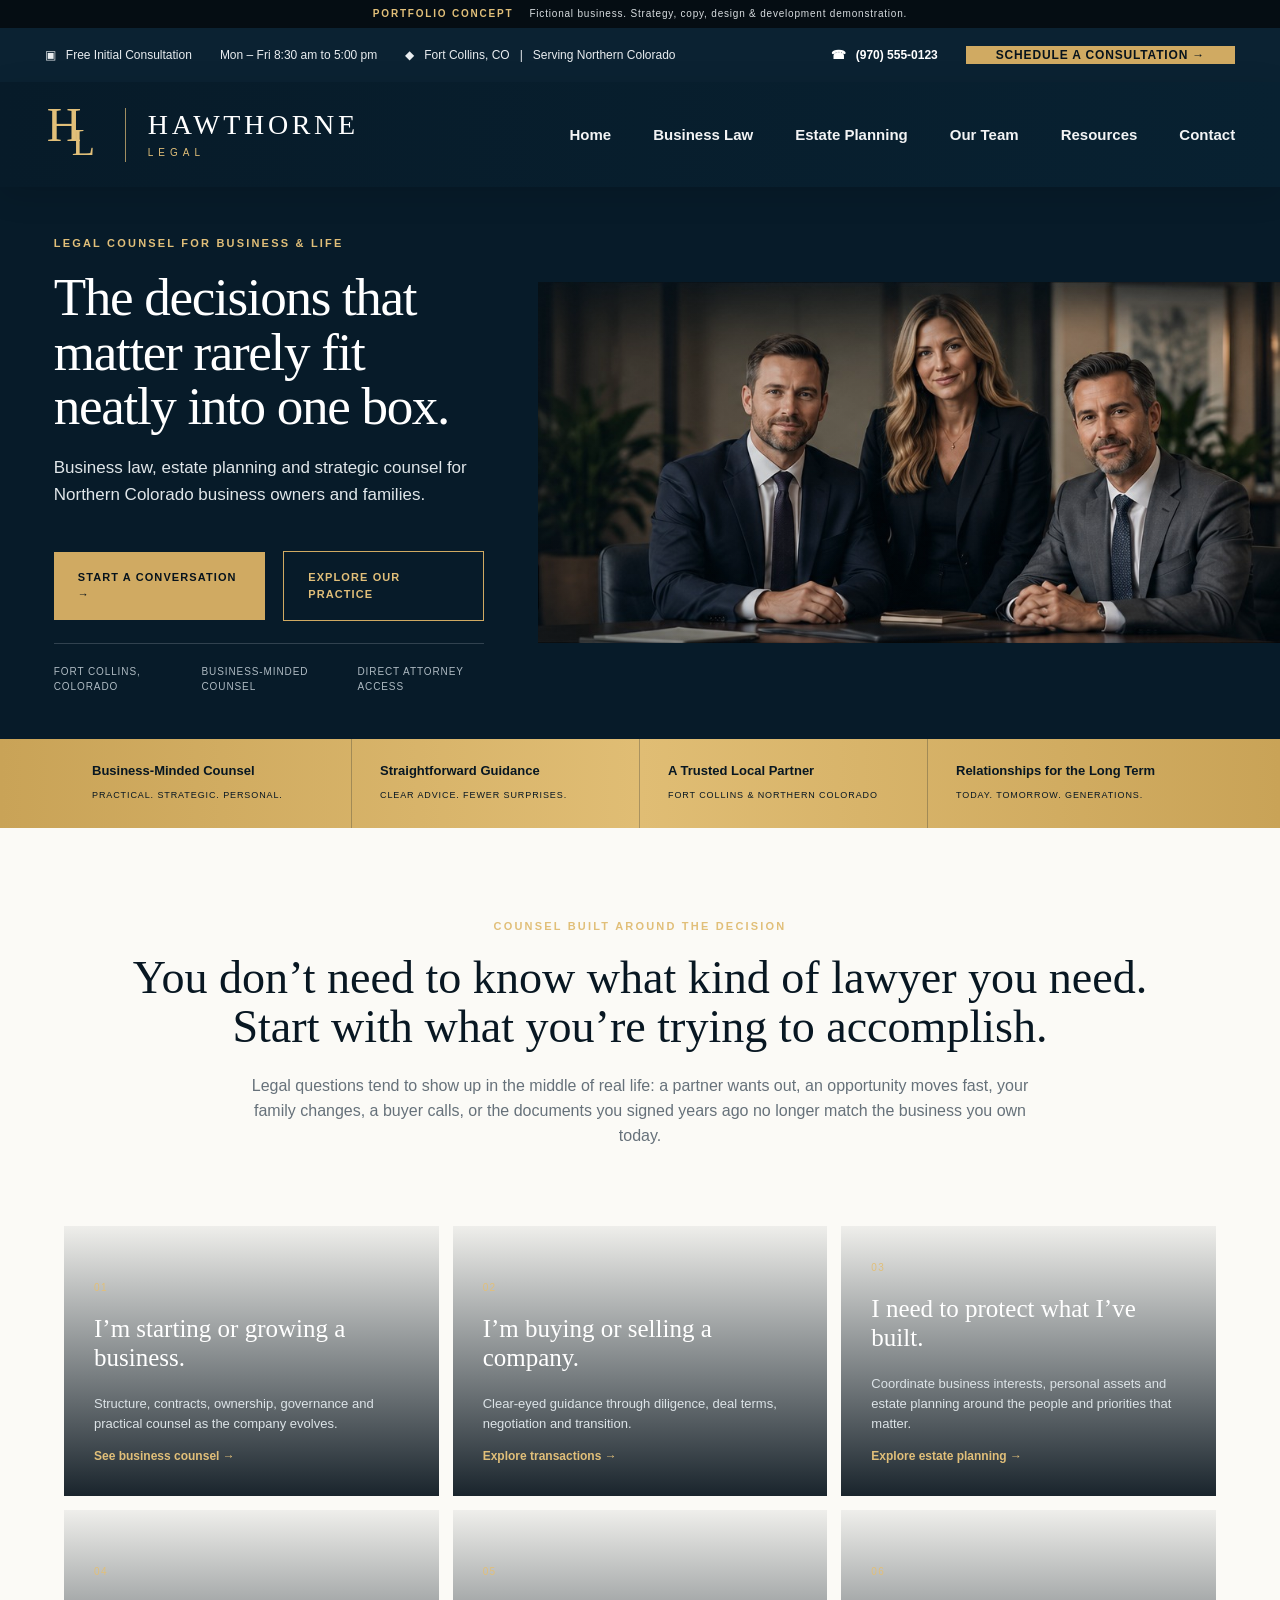
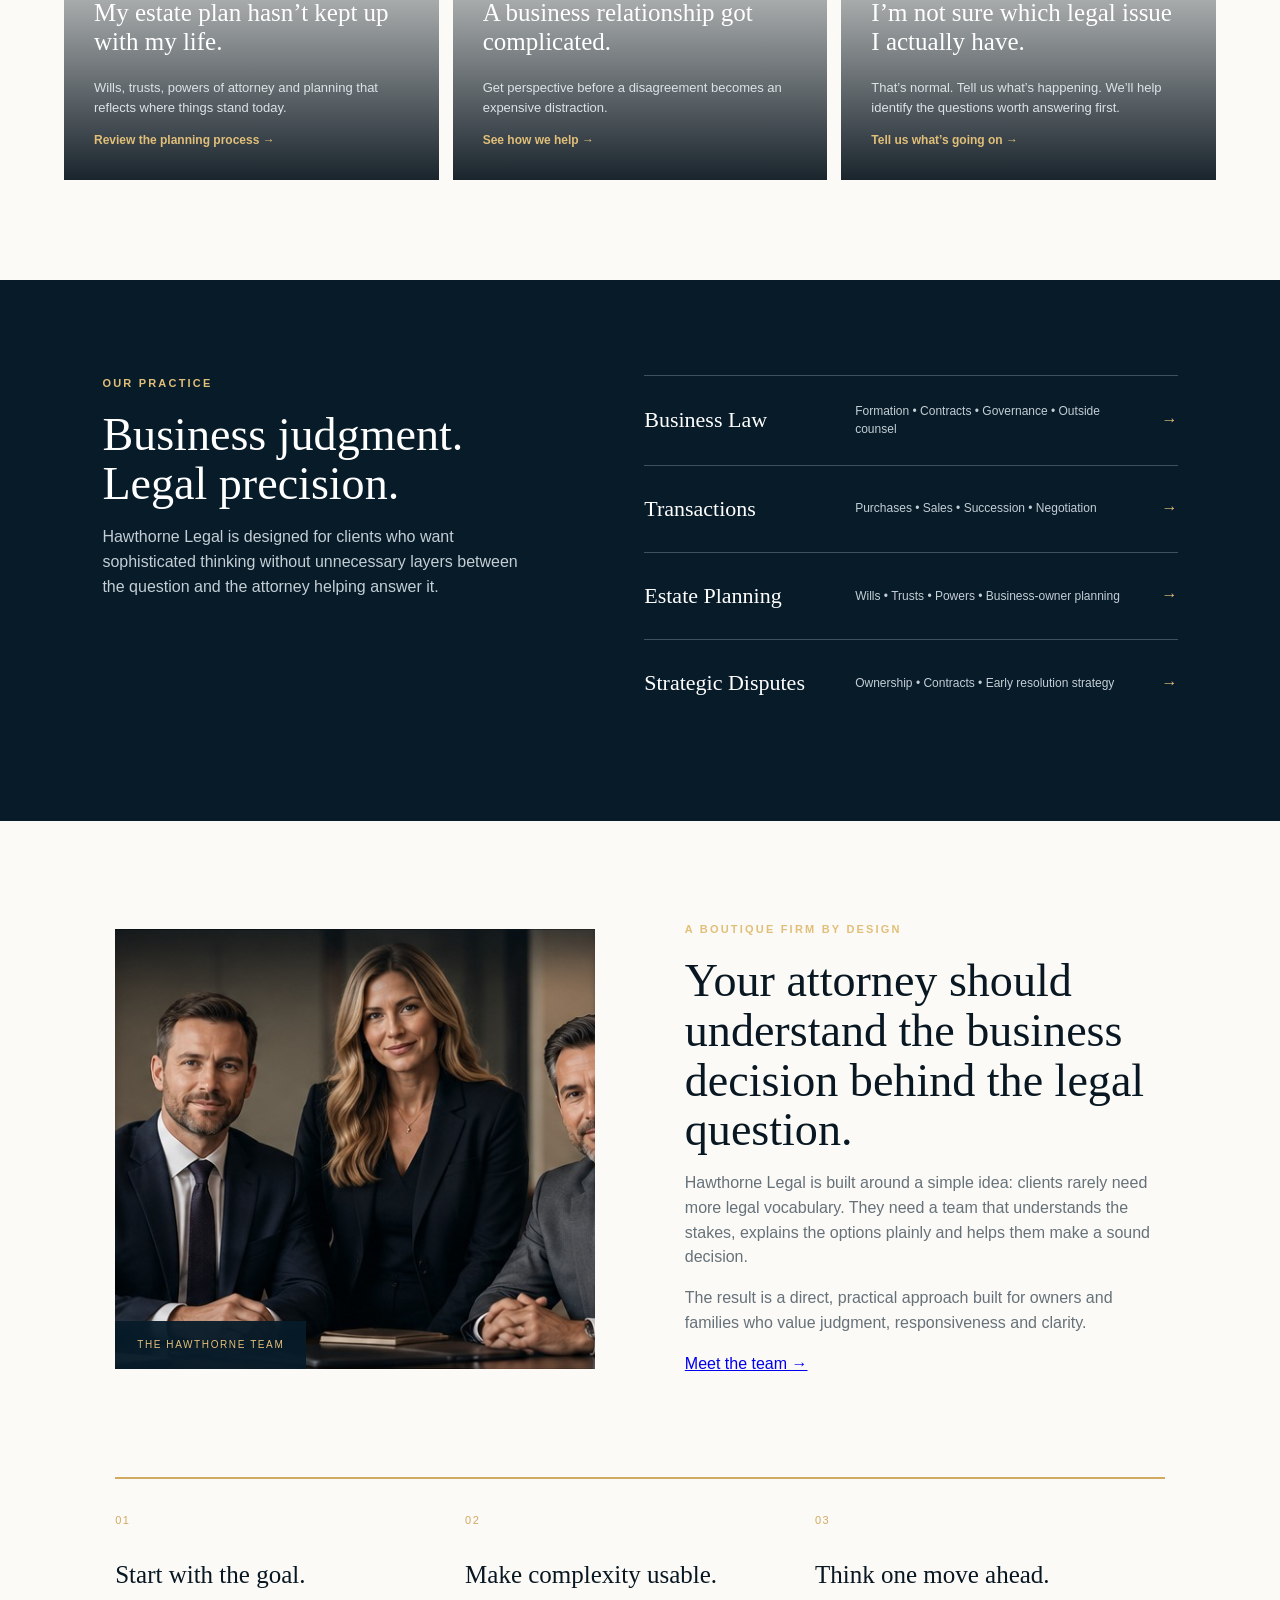
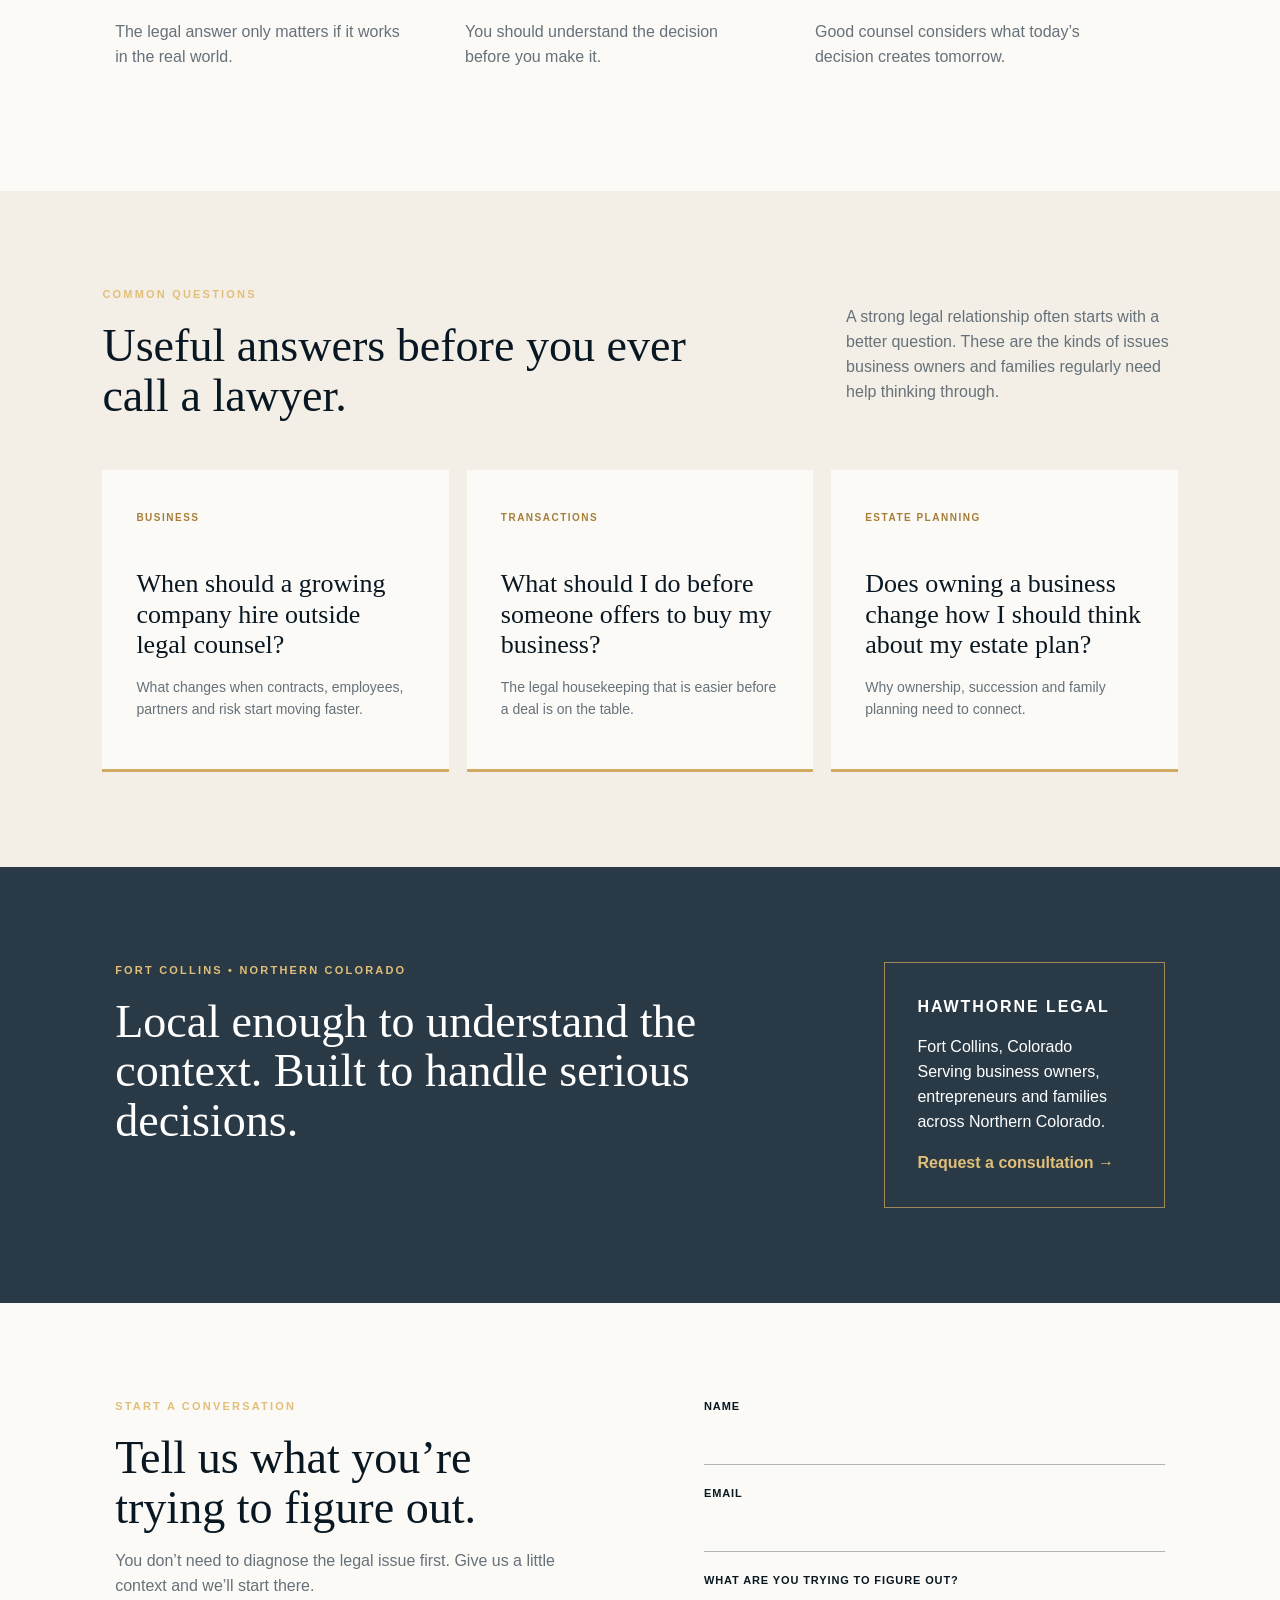
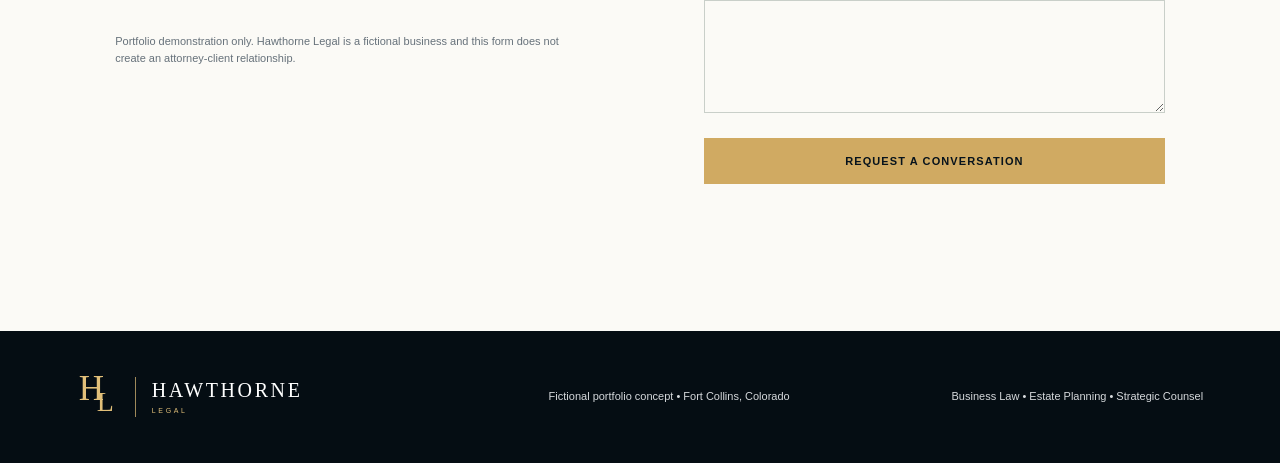
<file: index.html>
<!doctype html><html lang="en"><head><meta charset="utf-8"><meta name="viewport" content="width=device-width,initial-scale=1"><title>Hawthorne Legal | Business & Estate Planning Counsel in Fort Collins</title><meta name="description" content="Portfolio concept for a boutique Fort Collins law firm serving business owners, entrepreneurs and families with business law, estate planning and strategic counsel."><link rel="stylesheet" href="styles.css"><script type="application/ld+json">{"@context":"https://schema.org","@type":"LegalService","name":"Hawthorne Legal","description":"Fictional portfolio concept for a boutique business and estate planning law firm.","areaServed":"Northern Colorado","address":{"@type":"PostalAddress","addressLocality":"Fort Collins","addressRegion":"CO"}}</script></head><body>
<div class="concept"><b>PORTFOLIO CONCEPT</b><span>Fictional business. Strategy, copy, design & development demonstration.</span></div>
<div class="utility"><div class="u-left"><span>▣ &nbsp; Free Initial Consultation</span><span>Mon – Fri 8:30 am to 5:00 pm</span><span>◆ &nbsp; Fort Collins, CO &nbsp; | &nbsp; Serving Northern Colorado</span></div><div class="u-right"><strong>☎ &nbsp; (970) 555-0123</strong><a class="consult" href="#contact">SCHEDULE A CONSULTATION →</a></div></div>
<header><a class="brand" href="index.html"><span class="brandmark" aria-hidden="true"><span>H</span><span>L</span></span><span class="brand-divider"></span><span class="brandword">HAWTHORNE <small>LEGAL</small></span></a><button class="menu" aria-label="Menu">Menu</button><nav><a href="index.html">Home</a><a href="business-law.html">Business Law</a><a href="estate-planning.html">Estate Planning</a><a href="about.html">Our Team</a><a href="#answers">Resources</a><a href="#contact">Contact</a></nav></header>
<main>
<section class="hero"><div class="hero-copy"><p class="eyebrow">LEGAL COUNSEL FOR BUSINESS & LIFE</p><h1>The decisions that matter rarely fit neatly into one box.</h1><p class="lede">Business law, estate planning and strategic counsel for Northern Colorado business owners and families.</p><div class="actions"><a class="btn" href="#contact">START A CONVERSATION →</a><a class="btn outline" href="#services">EXPLORE OUR PRACTICE</a></div><div class="micro"><span>Fort Collins, Colorado</span><span>Business-minded counsel</span><span>Direct attorney access</span></div></div><div class="hero-art"><div class="photo photo-main"></div></div></section>
<section class="trustbar"><div><b>Business-Minded Counsel</b><small>Practical. Strategic. Personal.</small></div><div><b>Straightforward Guidance</b><small>Clear advice. Fewer surprises.</small></div><div><b>A Trusted Local Partner</b><small>Fort Collins & Northern Colorado</small></div><div><b>Relationships for the Long Term</b><small>Today. Tomorrow. Generations.</small></div></section>
<section class="intro"><p class="eyebrow">COUNSEL BUILT AROUND THE DECISION</p><h2>You don’t need to know what kind of lawyer you need. Start with what you’re trying to accomplish.</h2><p>Legal questions tend to show up in the middle of real life: a partner wants out, an opportunity moves fast, your family changes, a buyer calls, or the documents you signed years ago no longer match the business you own today.</p></section>
<section id="situations" class="situations"><article><span>01</span><h3>I’m starting or growing a business.</h3><p>Structure, contracts, ownership, governance and practical counsel as the company evolves.</p><a href="business-law.html">See business counsel →</a></article><article><span>02</span><h3>I’m buying or selling a company.</h3><p>Clear-eyed guidance through diligence, deal terms, negotiation and transition.</p><a href="business-law.html#transactions">Explore transactions →</a></article><article><span>03</span><h3>I need to protect what I’ve built.</h3><p>Coordinate business interests, personal assets and estate planning around the people and priorities that matter.</p><a href="estate-planning.html">Explore estate planning →</a></article><article><span>04</span><h3>My estate plan hasn’t kept up with my life.</h3><p>Wills, trusts, powers of attorney and planning that reflects where things stand today.</p><a href="estate-planning.html">Review the planning process →</a></article><article><span>05</span><h3>A business relationship got complicated.</h3><p>Get perspective before a disagreement becomes an expensive distraction.</p><a href="business-law.html#disputes">See how we help →</a></article><article class="dark"><span>06</span><h3>I’m not sure which legal issue I actually have.</h3><p>That’s normal. Tell us what’s happening. We’ll help identify the questions worth answering first.</p><a href="#contact">Tell us what’s going on →</a></article></section>
<section id="services" class="practice"><div><p class="eyebrow">OUR PRACTICE</p><h2>Business judgment. Legal precision.</h2><p>Hawthorne Legal is designed for clients who want sophisticated thinking without unnecessary layers between the question and the attorney helping answer it.</p></div><div class="practice-list"><a href="business-law.html"><b>Business Law</b><span>Formation • Contracts • Governance • Outside counsel</span><em>→</em></a><a href="business-law.html#transactions"><b>Transactions</b><span>Purchases • Sales • Succession • Negotiation</span><em>→</em></a><a href="estate-planning.html"><b>Estate Planning</b><span>Wills • Trusts • Powers • Business-owner planning</span><em>→</em></a><a href="business-law.html#disputes"><b>Strategic Disputes</b><span>Ownership • Contracts • Early resolution strategy</span><em>→</em></a></div></section>
<section id="approach" class="approach"><div class="portrait"></div><div><p class="eyebrow">A BOUTIQUE FIRM BY DESIGN</p><h2>Your attorney should understand the business decision behind the legal question.</h2><p>Hawthorne Legal is built around a simple idea: clients rarely need more legal vocabulary. They need a team that understands the stakes, explains the options plainly and helps them make a sound decision.</p><p>The result is a direct, practical approach built for owners and families who value judgment, responsiveness and clarity.</p><a class="textlink" href="about.html">Meet the team →</a></div></section>
<section class="principles"><div><small>01</small><h3>Start with the goal.</h3><p>The legal answer only matters if it works in the real world.</p></div><div><small>02</small><h3>Make complexity usable.</h3><p>You should understand the decision before you make it.</p></div><div><small>03</small><h3>Think one move ahead.</h3><p>Good counsel considers what today’s decision creates tomorrow.</p></div></section>
<section id="answers" class="answers"><div class="answer-head"><div><p class="eyebrow">COMMON QUESTIONS</p><h2>Useful answers before you ever call a lawyer.</h2></div><p>A strong legal relationship often starts with a better question. These are the kinds of issues business owners and families regularly need help thinking through.</p></div><div class="answer-grid"><a href="business-law.html"><span>BUSINESS</span><h3>When should a growing company hire outside legal counsel?</h3><p>What changes when contracts, employees, partners and risk start moving faster.</p></a><a href="business-law.html#transactions"><span>TRANSACTIONS</span><h3>What should I do before someone offers to buy my business?</h3><p>The legal housekeeping that is easier before a deal is on the table.</p></a><a href="estate-planning.html"><span>ESTATE PLANNING</span><h3>Does owning a business change how I should think about my estate plan?</h3><p>Why ownership, succession and family planning need to connect.</p></a></div></section>
<section class="local"><div><p class="eyebrow">FORT COLLINS • NORTHERN COLORADO</p><h2>Local enough to understand the context. Built to handle serious decisions.</h2></div><div class="local-card"><b>HAWTHORNE LEGAL</b><p>Fort Collins, Colorado<br>Serving business owners, entrepreneurs and families across Northern Colorado.</p><a href="#contact">Request a consultation →</a></div></section>
<section id="contact" class="contact"><div><p class="eyebrow">START A CONVERSATION</p><h2>Tell us what you’re trying to figure out.</h2><p>You don’t need to diagnose the legal issue first. Give us a little context and we’ll start there.</p><p class="fine">Portfolio demonstration only. Hawthorne Legal is a fictional business and this form does not create an attorney-client relationship.</p></div><form id="contactForm"><label>Name<input required name="name"></label><label>Email<input required type="email" name="email"></label><label>What are you trying to figure out?<textarea required name="message" rows="5"></textarea></label><button class="btn" type="submit">REQUEST A CONVERSATION</button><p id="formNote"></p></form></section>
</main><footer><a class="brand foot" href="index.html"><span class="brandmark" aria-hidden="true"><span>H</span><span>L</span></span><span class="brand-divider"></span><span class="brandword">HAWTHORNE <small>LEGAL</small></span></a><p>Fictional portfolio concept • Fort Collins, Colorado</p><p>Business Law • Estate Planning • Strategic Counsel</p></footer><script src="script.js"></script></body></html>
</file>
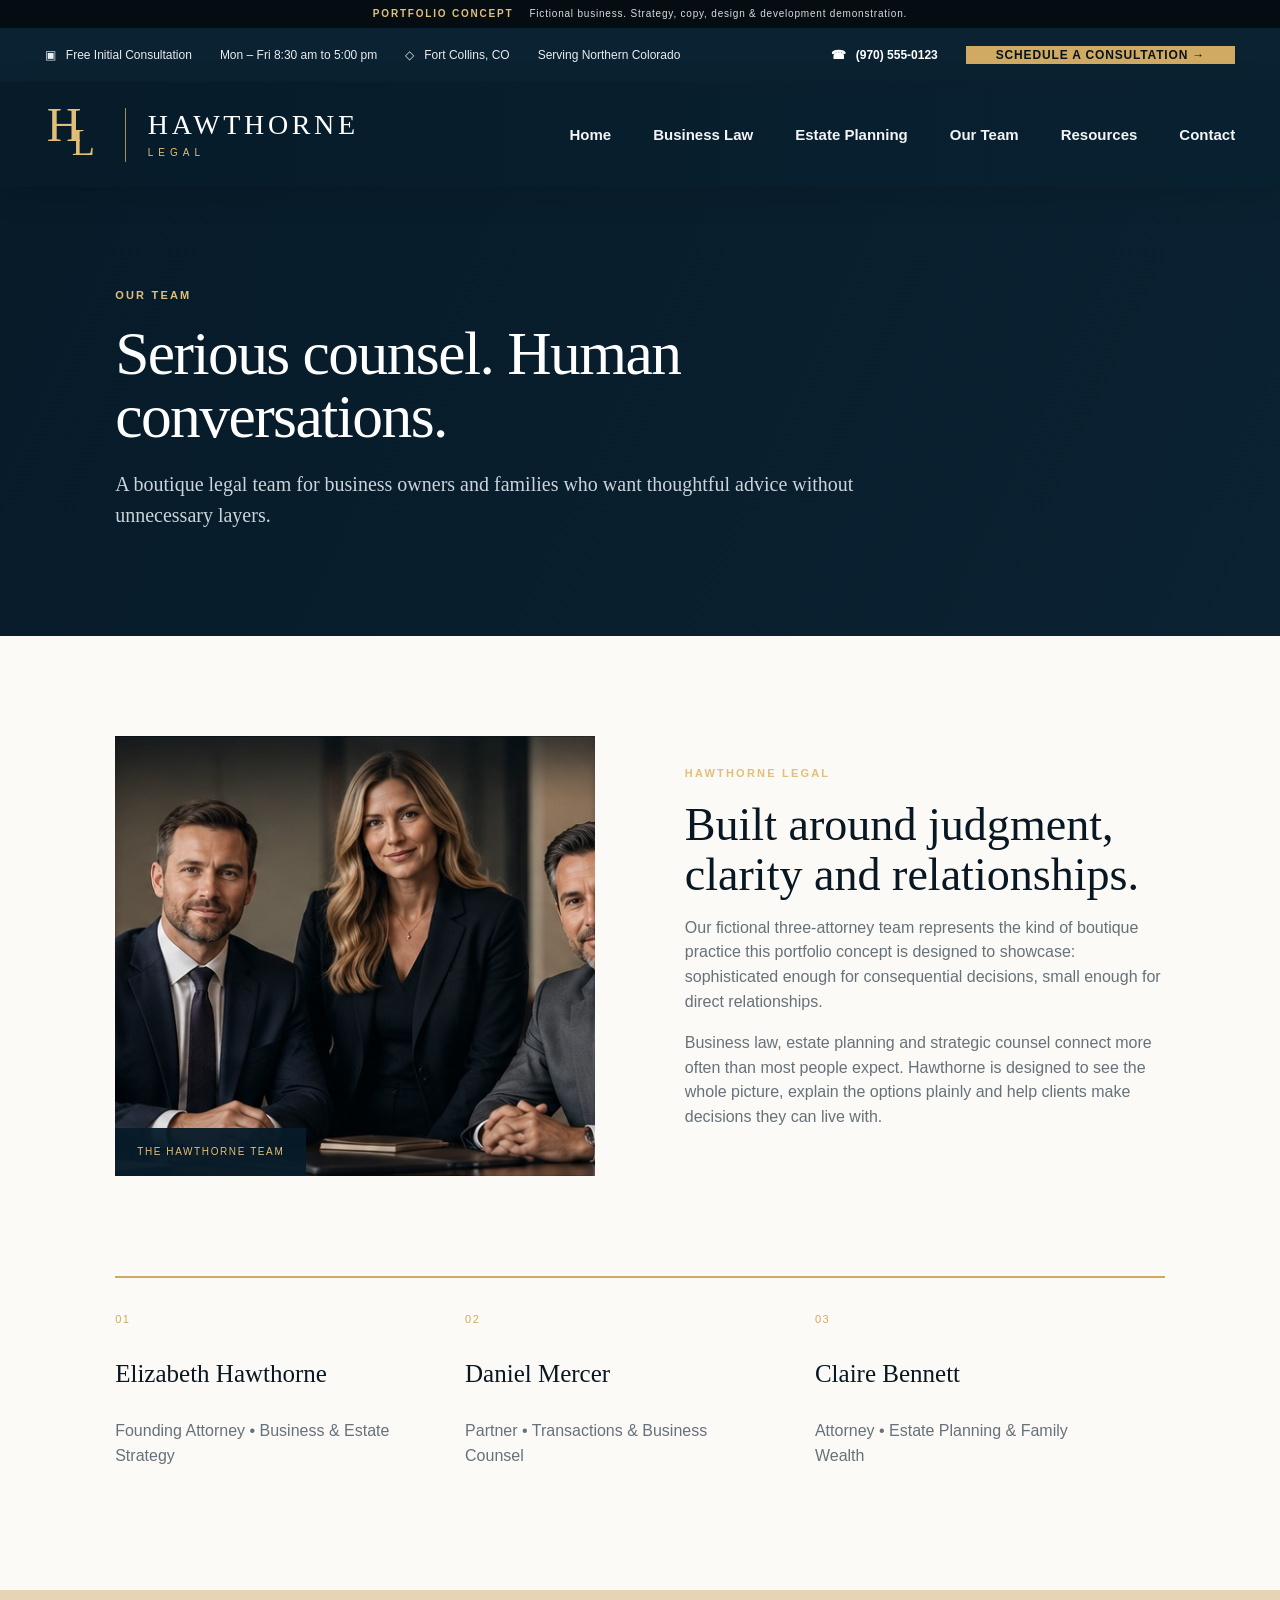
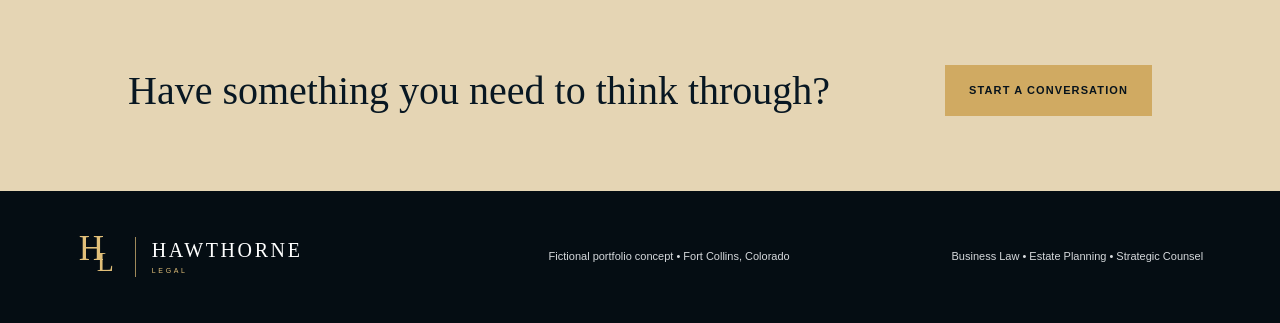
<file: about.html>
<!doctype html><html lang="en"><head><meta charset="utf-8"><meta name="viewport" content="width=device-width,initial-scale=1"><title>Our Team | Hawthorne Legal</title><meta name="description" content="Meet the fictional Hawthorne Legal team in this portfolio website concept."><link rel="stylesheet" href="styles.css"></head><body><div class="concept"><b>PORTFOLIO CONCEPT</b><span>Fictional business. Strategy, copy, design & development demonstration.</span></div><div class="utility"><div class="u-left"><span>▣ &nbsp; Free Initial Consultation</span><span>Mon – Fri 8:30 am to 5:00 pm</span><span>◇ &nbsp; Fort Collins, CO</span><span>Serving Northern Colorado</span></div><div class="u-right"><strong>☎ &nbsp; (970) 555-0123</strong><a class="consult" href="index.html#contact">SCHEDULE A CONSULTATION →</a></div></div><header><a class="brand" href="index.html"><span class="brandmark" aria-hidden="true"><span>H</span><span>L</span></span><span class="brand-divider"></span><span class="brandword">HAWTHORNE <small>LEGAL</small></span></a><button class="menu" aria-label="Menu">Menu</button><nav><a href="index.html">Home</a><a href="business-law.html">Business Law</a><a href="estate-planning.html">Estate Planning</a><a href="about.html">Our Team</a><a href="index.html#answers">Resources</a><a href="index.html#contact">Contact</a></nav></header><main class="inner"><section class="inner-hero"><p class="eyebrow">OUR TEAM</p><h1>Serious counsel. Human conversations.</h1><p>A boutique legal team for business owners and families who want thoughtful advice without unnecessary layers.</p></section><section class="approach"><div class="portrait"></div><div><p class="eyebrow">HAWTHORNE LEGAL</p><h2>Built around judgment, clarity and relationships.</h2><p>Our fictional three-attorney team represents the kind of boutique practice this portfolio concept is designed to showcase: sophisticated enough for consequential decisions, small enough for direct relationships.</p><p>Business law, estate planning and strategic counsel connect more often than most people expect. Hawthorne is designed to see the whole picture, explain the options plainly and help clients make decisions they can live with.</p></div></section><section class="principles"><div><small>01</small><h3>Elizabeth Hawthorne</h3><p>Founding Attorney • Business & Estate Strategy</p></div><div><small>02</small><h3>Daniel Mercer</h3><p>Partner • Transactions & Business Counsel</p></div><div><small>03</small><h3>Claire Bennett</h3><p>Attorney • Estate Planning & Family Wealth</p></div></section><section class="cta-band"><h2>Have something you need to think through?</h2><a class="btn" href="index.html#contact">START A CONVERSATION</a></section></main><footer><a class="brand foot" href="index.html"><span class="brandmark" aria-hidden="true"><span>H</span><span>L</span></span><span class="brand-divider"></span><span class="brandword">HAWTHORNE <small>LEGAL</small></span></a><p>Fictional portfolio concept • Fort Collins, Colorado</p><p>Business Law • Estate Planning • Strategic Counsel</p></footer><script src="script.js"></script></body></html>
</file>
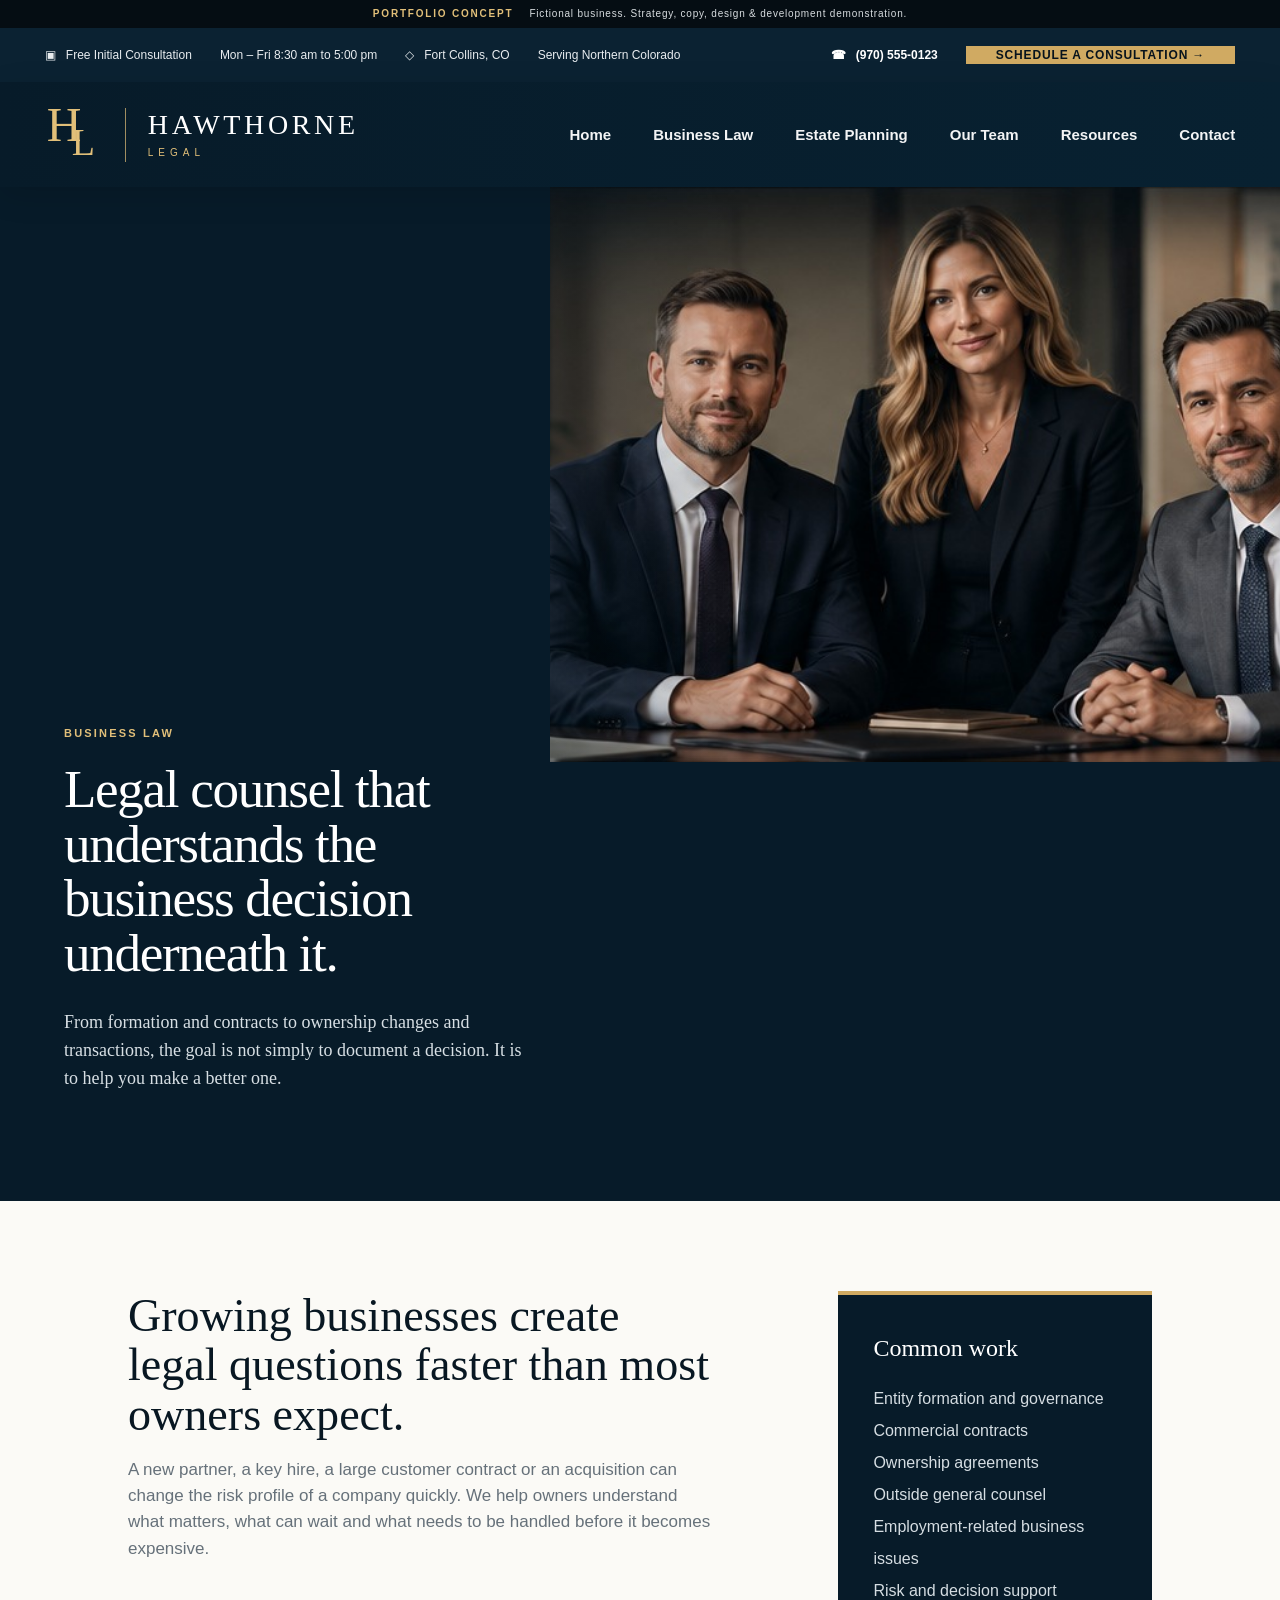
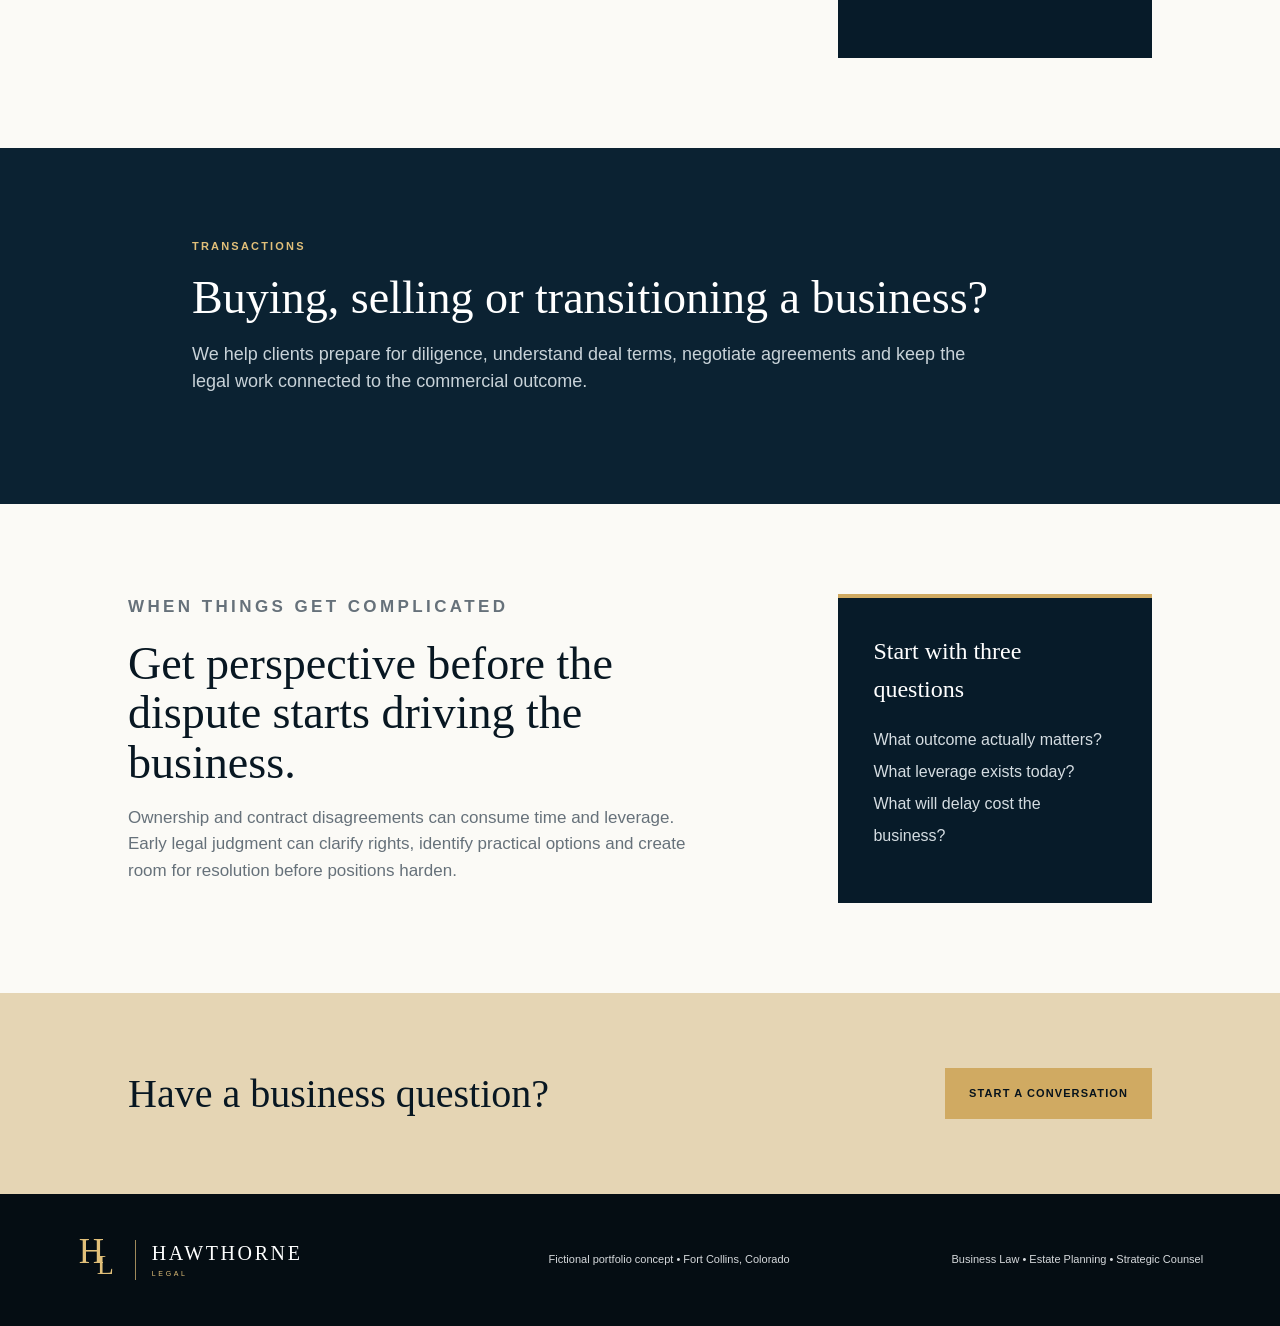
<file: business-law.html>
<!doctype html><html lang="en"><head><meta charset="utf-8"><meta name="viewport" content="width=device-width,initial-scale=1"><title>Business Law | Hawthorne Legal</title><link rel="stylesheet" href="styles.css"></head><body><div class="concept"><b>PORTFOLIO CONCEPT</b><span>Fictional business. Strategy, copy, design & development demonstration.</span></div><div class="utility"><div class="u-left"><span>▣ &nbsp; Free Initial Consultation</span><span>Mon – Fri 8:30 am to 5:00 pm</span><span>◇ &nbsp; Fort Collins, CO</span><span>Serving Northern Colorado</span></div><div class="u-right"><strong>☎ &nbsp; (970) 555-0123</strong><a class="consult" href="index.html#contact">SCHEDULE A CONSULTATION →</a></div></div><header><a class="brand" href="index.html"><span class="brandmark" aria-hidden="true"><span>H</span><span>L</span></span><span class="brand-divider"></span><span class="brandword">HAWTHORNE <small>LEGAL</small></span></a><button class="menu" aria-label="Menu">Menu</button><nav><a href="index.html">Home</a><a href="business-law.html">Business Law</a><a href="estate-planning.html">Estate Planning</a><a href="about.html">Our Team</a><a href="index.html#answers">Resources</a><a href="index.html#contact">Contact</a></nav></header><main class="inner"><section class="inner-hero inner-photo"><p class="eyebrow">BUSINESS LAW</p><h1>Legal counsel that understands the business decision underneath it.</h1><p>From formation and contracts to ownership changes and transactions, the goal is not simply to document a decision. It is to help you make a better one.</p></section><section class="content-grid"><div><h2>Growing businesses create legal questions faster than most owners expect.</h2><p>A new partner, a key hire, a large customer contract or an acquisition can change the risk profile of a company quickly. We help owners understand what matters, what can wait and what needs to be handled before it becomes expensive.</p></div><div class="sidecard"><b>Common work</b><p>Entity formation and governance<br>Commercial contracts<br>Ownership agreements<br>Outside general counsel<br>Employment-related business issues<br>Risk and decision support</p></div></section><section id="transactions" class="inner-band"><p class="eyebrow">TRANSACTIONS</p><h2>Buying, selling or transitioning a business?</h2><p>We help clients prepare for diligence, understand deal terms, negotiate agreements and keep the legal work connected to the commercial outcome.</p></section><section id="disputes" class="content-grid"><div><p class="eyebrow">WHEN THINGS GET COMPLICATED</p><h2>Get perspective before the dispute starts driving the business.</h2><p>Ownership and contract disagreements can consume time and leverage. Early legal judgment can clarify rights, identify practical options and create room for resolution before positions harden.</p></div><div class="sidecard"><b>Start with three questions</b><p>What outcome actually matters?<br>What leverage exists today?<br>What will delay cost the business?</p></div></section><section class="cta-band"><h2>Have a business question?</h2><a class="btn" href="index.html#contact">START A CONVERSATION</a></section></main><footer><a class="brand foot" href="index.html"><span class="brandmark" aria-hidden="true"><span>H</span><span>L</span></span><span class="brand-divider"></span><span class="brandword">HAWTHORNE <small>LEGAL</small></span></a><p>Fictional portfolio concept • Fort Collins, Colorado</p><p>Business Law • Estate Planning • Strategic Counsel</p></footer><script src="script.js"></script></body></html>
</file>
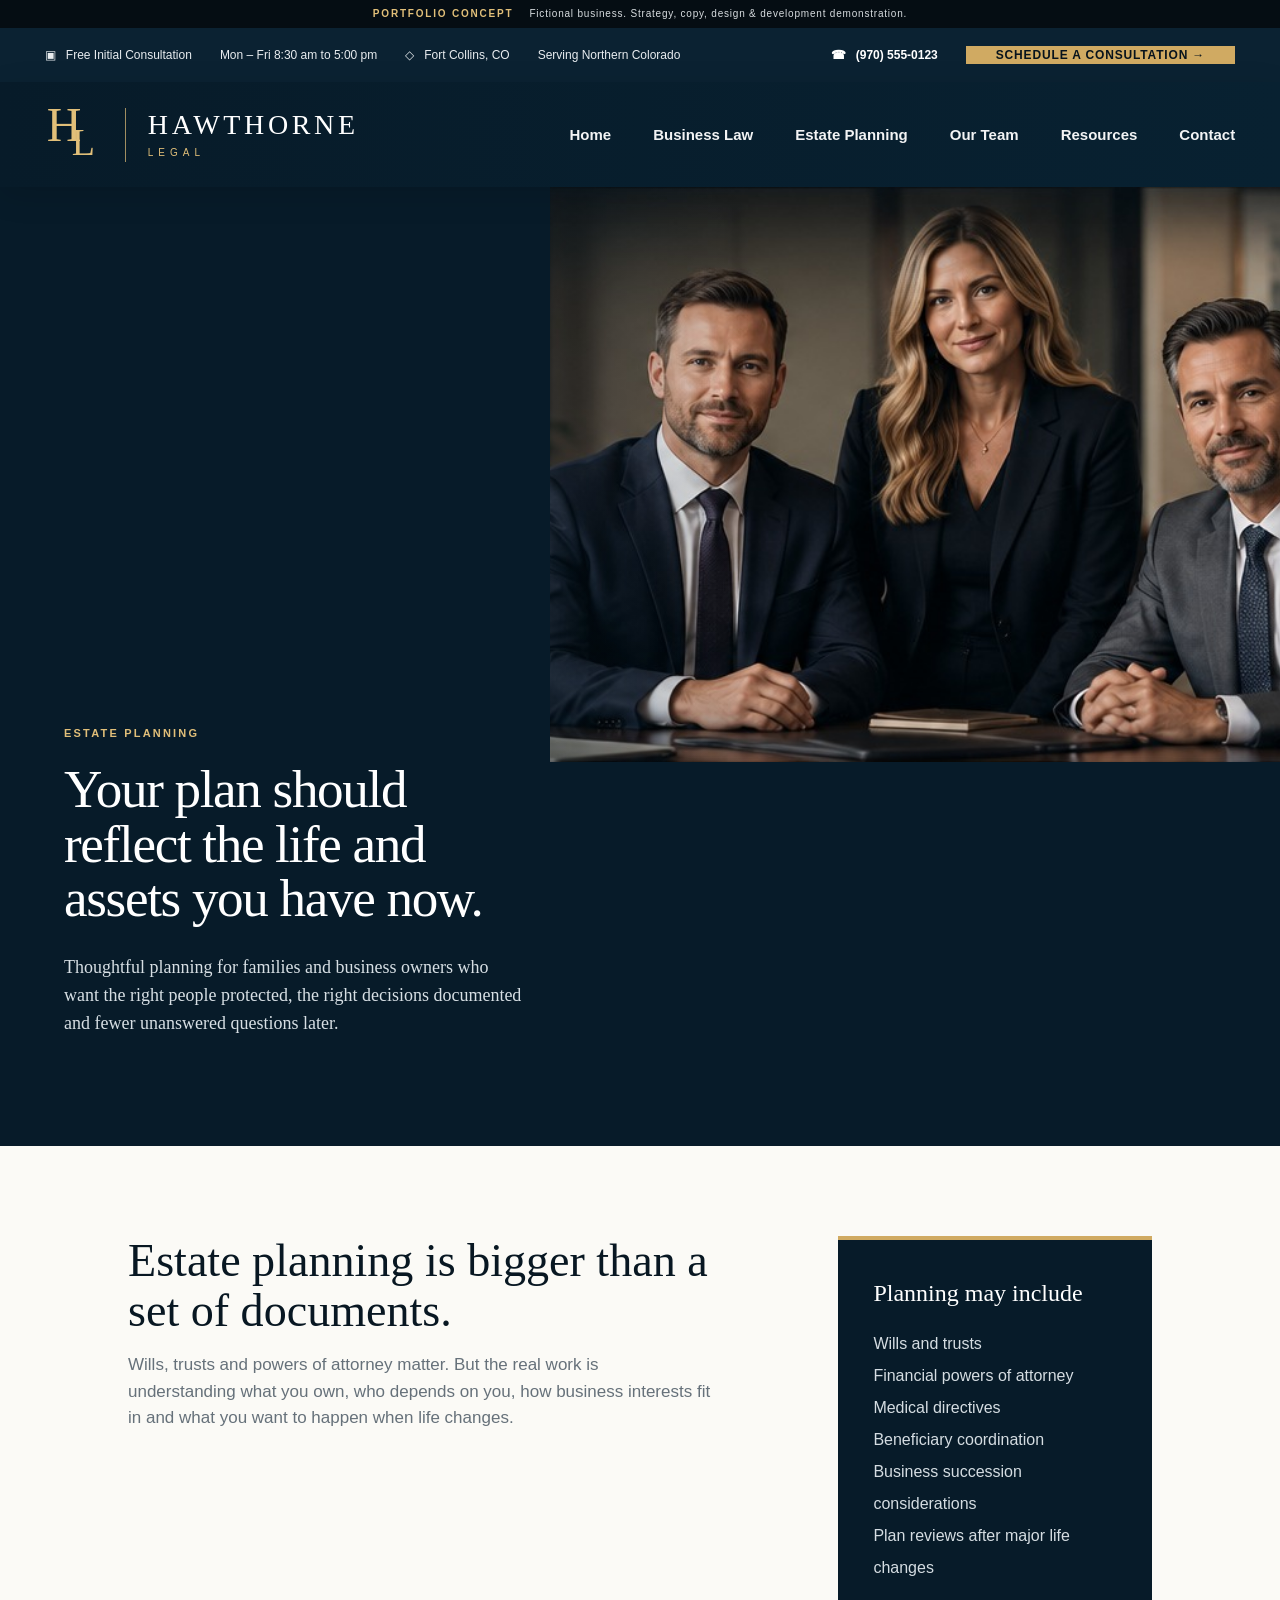
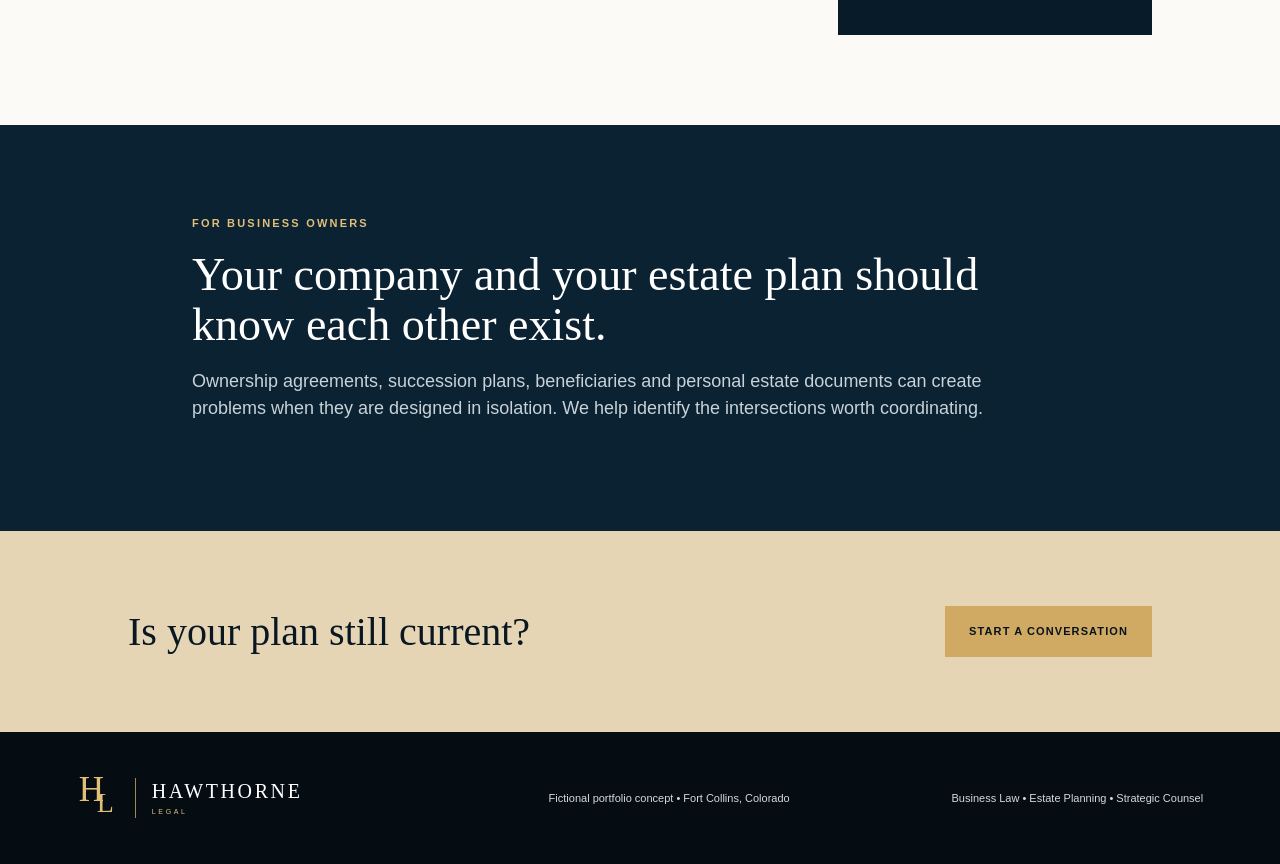
<file: estate-planning.html>
<!doctype html><html lang="en"><head><meta charset="utf-8"><meta name="viewport" content="width=device-width,initial-scale=1"><title>Estate Planning | Hawthorne Legal</title><link rel="stylesheet" href="styles.css"></head><body><div class="concept"><b>PORTFOLIO CONCEPT</b><span>Fictional business. Strategy, copy, design & development demonstration.</span></div><div class="utility"><div class="u-left"><span>▣ &nbsp; Free Initial Consultation</span><span>Mon – Fri 8:30 am to 5:00 pm</span><span>◇ &nbsp; Fort Collins, CO</span><span>Serving Northern Colorado</span></div><div class="u-right"><strong>☎ &nbsp; (970) 555-0123</strong><a class="consult" href="index.html#contact">SCHEDULE A CONSULTATION →</a></div></div><header><a class="brand" href="index.html"><span class="brandmark" aria-hidden="true"><span>H</span><span>L</span></span><span class="brand-divider"></span><span class="brandword">HAWTHORNE <small>LEGAL</small></span></a><button class="menu" aria-label="Menu">Menu</button><nav><a href="index.html">Home</a><a href="business-law.html">Business Law</a><a href="estate-planning.html">Estate Planning</a><a href="about.html">Our Team</a><a href="index.html#answers">Resources</a><a href="index.html#contact">Contact</a></nav></header><main class="inner"><section class="inner-hero inner-photo estate"><p class="eyebrow">ESTATE PLANNING</p><h1>Your plan should reflect the life and assets you have now.</h1><p>Thoughtful planning for families and business owners who want the right people protected, the right decisions documented and fewer unanswered questions later.</p></section><section class="content-grid"><div><h2>Estate planning is bigger than a set of documents.</h2><p>Wills, trusts and powers of attorney matter. But the real work is understanding what you own, who depends on you, how business interests fit in and what you want to happen when life changes.</p></div><div class="sidecard"><b>Planning may include</b><p>Wills and trusts<br>Financial powers of attorney<br>Medical directives<br>Beneficiary coordination<br>Business succession considerations<br>Plan reviews after major life changes</p></div></section><section class="inner-band"><p class="eyebrow">FOR BUSINESS OWNERS</p><h2>Your company and your estate plan should know each other exist.</h2><p>Ownership agreements, succession plans, beneficiaries and personal estate documents can create problems when they are designed in isolation. We help identify the intersections worth coordinating.</p></section><section class="cta-band"><h2>Is your plan still current?</h2><a class="btn" href="index.html#contact">START A CONVERSATION</a></section></main><footer><a class="brand foot" href="index.html"><span class="brandmark" aria-hidden="true"><span>H</span><span>L</span></span><span class="brand-divider"></span><span class="brandword">HAWTHORNE <small>LEGAL</small></span></a><p>Fictional portfolio concept • Fort Collins, Colorado</p><p>Business Law • Estate Planning • Strategic Counsel</p></footer><script src="script.js"></script></body></html>
</file>
<file: styles.css>
:root{--ink:#081722;--navy:#071b29;--navy2:#0b2232;--gold:#d0aa62;--gold2:#e1bf79;--paper:#fbfaf6;--ivory:#f3efe6;--line:#d8d1c4;--muted:#66717a}*{box-sizing:border-box}html{scroll-behavior:smooth}body{margin:0;font-family:Arial,Helvetica,sans-serif;color:var(--ink);background:var(--paper);line-height:1.55}.concept{height:28px;background:#050d13;color:#d8dde0;display:flex;align-items:center;justify-content:center;gap:16px;font-size:10px;letter-spacing:.08em}.concept b{color:var(--gold2);letter-spacing:.18em}.utility{min-height:45px;background:var(--navy2);color:#e9edf0;display:flex;align-items:center;justify-content:space-between;padding:0 5vw;font-size:12px}.utility .u-left,.utility .u-right{display:flex;align-items:center;gap:28px}.utility strong{color:white}.utility .consult{background:var(--gold);color:#07131c;padding:14px 22px;text-decoration:none;font-weight:800;letter-spacing:.07em}header{height:86px;padding:0 5vw;display:flex;align-items:center;justify-content:space-between;background:var(--navy);position:sticky;top:0;z-index:20;box-shadow:0 8px 30px rgba(0,0,0,.12)}.brand{display:flex;align-items:center;text-decoration:none;color:white;font-family:Georgia,serif;font-size:25px;letter-spacing:.13em}.brand small{display:block;font-family:Arial,sans-serif;font-size:9px;letter-spacing:.48em;margin-top:1px;color:#eee}.brandword{display:flex;flex-direction:column}.brandword:after{content:"";height:1px;width:100%;margin-top:6px;background:linear-gradient(90deg,var(--gold),transparent)}nav{display:flex;align-items:center;gap:34px}nav a{text-decoration:none;color:#f3f4f5;font-size:14px;font-weight:700;position:relative}nav a:hover:after{content:"";position:absolute;left:0;right:0;bottom:-14px;height:2px;background:var(--gold)}.navcta{padding:14px 18px;border:1px solid var(--gold);color:var(--gold2)!important}.menu{display:none;color:white;background:none;border:1px solid #53606a;padding:8px 12px}.hero{min-height:610px;display:grid;grid-template-columns:47% 53%;background:var(--navy);color:white}.hero-copy{padding:70px 5.5vw 55px;display:flex;flex-direction:column;justify-content:center}.eyebrow{font-size:11px;font-weight:800;letter-spacing:.2em;color:var(--gold2);margin:0 0 18px}.hero h1,.inner-hero h1{font-family:Georgia,serif;font-weight:400;font-size:clamp(48px,4.8vw,76px);line-height:1.03;letter-spacing:-.025em;margin:0;max-width:780px}.lede{font-size:18px;line-height:1.6;max-width:620px;color:#e0e6e9;margin:24px 0}.actions{display:flex;align-items:center;gap:18px;margin:28px 0}.btn{display:inline-block;background:var(--gold);color:#07131c;text-decoration:none;border:0;padding:17px 24px;font-weight:800;font-size:11px;letter-spacing:.1em;cursor:pointer}.btn.outline{background:transparent;border:1px solid var(--gold);color:var(--gold2)}.micro{display:flex;gap:22px;padding-top:28px;border-top:1px solid #31424f;font-size:10px;text-transform:uppercase;letter-spacing:.09em;color:#aebac2}.hero-art{position:relative;min-height:610px;background:var(--navy2);overflow:hidden}.photo-main{position:absolute;inset:0;background:linear-gradient(90deg,rgba(7,27,41,.22),rgba(7,27,41,.03)),url('team.jpg') 45% center/cover no-repeat}.trustbar{background:linear-gradient(90deg,#c9a357,#e0bd74,#c9a357);display:grid;grid-template-columns:repeat(4,1fr);padding:0 5vw}.trustbar div{padding:22px 28px;border-right:1px solid rgba(8,23,34,.25)}.trustbar div:last-child{border-right:0}.trustbar b{display:block;font-size:13px}.trustbar small{font-size:9px;letter-spacing:.1em;text-transform:uppercase}.intro{padding:90px 10vw 55px;text-align:center}.intro h2,.practice h2,.approach h2,.answer-head h2,.local h2,.contact h2,.content-grid h2,.inner-band h2,.cta-band h2{font-family:Georgia,serif;font-size:clamp(34px,3.6vw,55px);font-weight:400;line-height:1.08;margin:0}.intro>p:last-child{font-size:16px;color:var(--muted);max-width:780px;margin:22px auto}.situations{display:grid;grid-template-columns:repeat(3,1fr);gap:14px;padding:0 5vw 100px}.situations article{min-height:270px;padding:30px;position:relative;overflow:hidden;color:white;display:flex;flex-direction:column;justify-content:flex-end;background:var(--navy2)}.situations article:before{content:"";position:absolute;inset:0;background:linear-gradient(180deg,rgba(6,18,27,.05),rgba(6,18,27,.92));z-index:0}.situations article>*{position:relative;z-index:1}.situations article:nth-child(1){background:url('https://images.unsplash.com/photo-1497366754035-f200968a6e72?auto=format&fit=crop&w=900&q=80') center/cover}.situations article:nth-child(2){background:url('https://images.unsplash.com/photo-1521737711867-e3b97375f902?auto=format&fit=crop&w=900&q=80') center/cover}.situations article:nth-child(3){background:url('https://images.unsplash.com/photo-1450101499163-c8848c66ca85?auto=format&fit=crop&w=900&q=80') center/cover}.situations article:nth-child(4){background:url('https://images.unsplash.com/photo-1511895426328-dc8714191300?auto=format&fit=crop&w=900&q=80') center/cover}.situations article:nth-child(5){background:url('https://images.unsplash.com/photo-1521791055366-0d553872125f?auto=format&fit=crop&w=900&q=80') center/cover}.situations article:nth-child(6){background:url('https://images.unsplash.com/photo-1464822759023-fed622ff2c3b?auto=format&fit=crop&w=900&q=80') center/cover}.situations span{color:var(--gold2);font-size:10px;letter-spacing:.14em}.situations h3{font-family:Georgia,serif;font-size:25px;font-weight:400;line-height:1.15;margin:20px 0 8px}.situations p{color:#dce3e7;font-size:13px}.situations a{color:var(--gold2);font-weight:800;font-size:12px;text-decoration:none}.practice{background:var(--navy);color:white;padding:95px 8vw;display:grid;grid-template-columns:1fr 1.25fr;gap:9vw}.practice>div:first-child>p:last-child{color:#c4ced4;font-size:16px}.practice-list a{display:grid;grid-template-columns:1fr 1.5fr auto;gap:20px;align-items:center;border-top:1px solid #40515e;padding:26px 0;text-decoration:none;color:white}.practice-list b{font-family:Georgia,serif;font-size:22px;font-weight:400}.practice-list span{font-size:12px;color:#c4ced4}.practice-list em{font-style:normal;color:var(--gold2)}.approach{padding:100px 9vw;display:grid;grid-template-columns:1fr 1fr;gap:7vw;align-items:center}.portrait{min-height:440px;background:url('team.jpg') center/cover no-repeat;position:relative}.portrait:after{content:"THE HAWTHORNE TEAM";position:absolute;left:0;bottom:0;background:rgba(7,27,41,.94);color:var(--gold2);padding:16px 22px;font-size:10px;letter-spacing:.16em}.approach p:not(.eyebrow){font-size:16px;color:var(--muted);max-width:680px}.principles{display:grid;grid-template-columns:repeat(3,1fr);padding:0 9vw 105px}.principles div{border-top:2px solid var(--gold);padding:28px 40px 0 0}.principles small{color:var(--gold);font-size:11px;letter-spacing:.14em}.principles h3{font-family:Georgia,serif;font-size:25px;font-weight:400}.principles p{color:var(--muted);max-width:300px}.answers{background:var(--ivory);padding:95px 8vw}.answer-head{display:grid;grid-template-columns:1.3fr .7fr;gap:10vw;align-items:end;margin-bottom:50px}.answer-head>p{color:var(--muted)}.answer-grid{display:grid;grid-template-columns:repeat(3,1fr);gap:18px}.answer-grid a{background:var(--paper);padding:34px;text-decoration:none;color:var(--ink);min-height:290px;border-bottom:3px solid var(--gold)}.answer-grid span{font-size:10px;color:#a67e38;font-weight:800;letter-spacing:.15em}.answer-grid h3{font-family:Georgia,serif;font-size:26px;font-weight:400;line-height:1.18;margin:40px 0 16px}.answer-grid p{font-size:14px;color:var(--muted)}.local{padding:95px 9vw;background:linear-gradient(rgba(7,27,41,.86),rgba(7,27,41,.86)),url('https://images.unsplash.com/photo-1464822759023-fed622ff2c3b?auto=format&fit=crop&w=1800&q=80') center/cover;color:white;display:grid;grid-template-columns:1.4fr .6fr;gap:9vw}.local-card{border:1px solid rgba(208,170,98,.7);padding:32px}.local-card b{letter-spacing:.12em}.local-card a{color:var(--gold2);font-weight:800;text-decoration:none}.contact{padding:95px 9vw;display:grid;grid-template-columns:1fr 1fr;gap:10vw}.contact>div>p:not(.eyebrow){color:var(--muted);font-size:16px}.fine{font-size:11px!important;margin-top:35px}form{display:grid;gap:20px}label{font-size:11px;font-weight:800;letter-spacing:.08em;text-transform:uppercase}input,textarea{width:100%;border:0;border-bottom:1px solid #aeb5b0;background:transparent;padding:13px 2px;font:inherit;outline:none;margin-top:6px}textarea{border:1px solid #c9cfc9;padding:13px;margin-top:10px}footer{background:#050d13;color:#d6d9dc;padding:45px 6vw;display:flex;justify-content:space-between;align-items:center;font-size:11px}.foot{color:white}.inner{min-height:70vh}.inner-hero{padding:100px 9vw 85px;background:linear-gradient(115deg,var(--navy),var(--navy2));color:white}.inner-hero p:last-child{font-family:Georgia,serif;font-size:20px;color:#cbd4da;max-width:750px}.content-grid{padding:90px 10vw;display:grid;grid-template-columns:1.3fr .7fr;gap:10vw}.content-grid>div:first-child p{font-size:17px;color:var(--muted)}.sidecard{background:var(--navy);color:white;padding:35px;border-top:4px solid var(--gold)}.sidecard b{font-family:Georgia,serif;font-size:24px;font-weight:400}.sidecard p{line-height:2;color:#d5dde2}.inner-band{background:var(--navy2);color:white;padding:90px 15vw}.inner-band p:last-child{font-size:18px;color:#c8d2d8;max-width:800px}.cta-band{padding:75px 10vw;display:flex;justify-content:space-between;align-items:center;background:#e5d5b4}.cta-band h2{font-size:40px}@media(max-width:900px){.utility{display:none}header{height:78px}.menu{display:block}nav{display:none;position:absolute;top:78px;left:0;right:0;background:var(--navy);padding:25px;flex-direction:column;align-items:flex-start;border-bottom:1px solid #41515d}nav.open{display:flex}.hero{grid-template-columns:1fr}.hero-copy{padding:65px 7vw}.hero-art{min-height:440px}.trustbar{grid-template-columns:1fr 1fr}.trustbar div:nth-child(2){border-right:0}.micro{flex-wrap:wrap}.practice,.approach,.answer-head,.local,.contact,.content-grid{grid-template-columns:1fr}.situations,.principles,.answer-grid{grid-template-columns:1fr}.situations{padding:0 5vw 70px}.principles{gap:35px}.approach{padding:75px 7vw}.portrait{min-height:360px}.practice-list a{grid-template-columns:1fr auto}.practice-list span{grid-column:1/-1}.local,.contact{padding:75px 7vw}.concept span{display:none}footer{flex-direction:column;gap:18px;align-items:flex-start}.cta-band{flex-direction:column;align-items:flex-start;gap:25px}.inner-hero{padding:75px 7vw}.hero h1,.inner-hero h1{font-size:47px}}@media(max-width:560px){.trustbar{grid-template-columns:1fr}.trustbar div{border-right:0;border-bottom:1px solid rgba(8,23,34,.2)}.brand{font-size:20px}.hero h1,.inner-hero h1{font-size:42px}.actions{align-items:flex-start;flex-direction:column}}

/* V4 desktop hero framing + footer wordmark cleanup */
@media(min-width:901px){.photo-main{background-position:45% center}}
footer .brand.foot{font-family:Georgia,serif;font-size:18px;letter-spacing:.13em;line-height:1.15;min-width:220px}
footer .brand.foot .brandword{display:flex;flex-direction:column}
footer .brand.foot .brandword:after{width:110px}
footer .brand.foot small{font-size:7px;letter-spacing:.42em;margin-top:4px}

/* FINAL desktop hero composition: preserve the full three-person portrait instead of cropping it. */
@media (min-width: 901px){
  .hero{grid-template-columns:42% 58%;min-height:500px;align-items:stretch}
  .hero-copy{padding:48px 4.2vw 44px}
  .hero h1{font-size:clamp(48px,4.15vw,68px);max-width:650px}
  .hero .lede{font-size:17px;margin:20px 0}
  .hero .actions{margin:22px 0}
  .hero .micro{padding-top:20px}
  .hero-art{min-height:500px;background:#071b29}
  .photo-main{
    background-image:linear-gradient(90deg,rgba(7,27,41,.14),rgba(7,27,41,0)),url('team.jpg');
    background-position:center center;
    background-size:100% auto;
    background-repeat:no-repeat;
  }
}

/* Final footer wordmark: compact and visually balanced. */
footer .brand.foot{font-size:17px;min-width:190px;letter-spacing:.12em}
footer .brand.foot .brandword:after{width:92px;margin-top:5px}
footer .brand.foot small{font-size:7px;letter-spacing:.38em;margin-top:3px}

/* BRAND FINAL: premium Hawthorne identity + compact sitewide navigation */
.brand{gap:22px;letter-spacing:0;font-size:inherit;min-width:365px}
.brandmark{width:58px;height:58px;position:relative;display:block;flex:0 0 58px;color:var(--gold2);font-family:Georgia,serif}
.brandmark span:first-child{position:absolute;left:2px;top:-5px;font-size:48px;line-height:1}
.brandmark span:last-child{position:absolute;left:27px;top:17px;font-size:38px;line-height:1}
.brand-divider{width:1px;height:54px;background:rgba(225,191,121,.7);display:block}
.brandword{font-family:Georgia,serif;font-size:28px;line-height:1;letter-spacing:.13em;white-space:nowrap}
.brandword small{color:var(--gold2);font-size:10px;letter-spacing:.5em;margin-top:9px}
.brandword:after{display:none}
header{height:105px;padding:0 3.5vw;background:linear-gradient(90deg,#071b29,#082131)}
nav{gap:42px}nav a{font-size:15px;font-weight:600}
.utility{min-height:54px;padding:0 3.5vw}.utility .consult{align-self:stretch;display:flex;align-items:center;padding:0 30px}

/* Interior pages now use the same cinematic split treatment as the approved concept. */
.inner-hero.inner-photo{min-height:575px;padding:0;display:grid;grid-template-columns:43% 57%;position:relative;background:var(--navy);overflow:hidden}
.inner-hero.inner-photo:after{content:"";grid-column:2;grid-row:1;min-height:575px;background:linear-gradient(90deg,rgba(7,27,41,.28),rgba(7,27,41,0) 28%),url('team.jpg') center center/cover no-repeat}
.inner-hero.inner-photo>*{grid-column:1;position:relative;z-index:2;margin-left:5vw;margin-right:2vw}
.inner-hero.inner-photo .eyebrow{align-self:end;margin-bottom:20px;padding-top:95px}
.inner-hero.inner-photo h1{align-self:center;font-size:clamp(48px,4.15vw,70px);max-width:720px}
.inner-hero.inner-photo p:last-of-type{align-self:start;font-family:Georgia,serif;font-size:18px;line-height:1.55;color:#d7dfe4;max-width:700px;margin-top:28px;padding-bottom:90px}

/* Footer uses the same identity, scaled down instead of a second unrelated logo. */
footer .brand.foot{min-width:310px;gap:16px}
footer .brand.foot .brandmark{width:42px;height:42px;flex-basis:42px}
footer .brand.foot .brandmark span:first-child{font-size:35px}
footer .brand.foot .brandmark span:last-child{font-size:28px;left:20px;top:12px}
footer .brand.foot .brand-divider{height:40px}
footer .brand.foot .brandword{font-size:20px}
footer .brand.foot .brandword small{font-size:7px;margin-top:7px}

@media(max-width:1100px){nav{gap:22px}.brand{min-width:300px}.brandword{font-size:23px}.brandmark{transform:scale(.9);transform-origin:left center}}
@media(max-width:900px){header{height:82px}.brand{min-width:0;gap:12px}.brandmark{width:43px;height:43px;flex-basis:43px;transform:scale(.78)}.brand-divider{height:40px}.brandword{font-size:19px}.brandword small{font-size:7px;margin-top:6px}.inner-hero.inner-photo{display:block;min-height:0;padding:70px 7vw;background:linear-gradient(110deg,rgba(7,27,41,.98),rgba(7,27,41,.82)),url('team.jpg') center/cover}.inner-hero.inner-photo:after{display:none}.inner-hero.inner-photo>*{margin-left:0;margin-right:0}.inner-hero.inner-photo .eyebrow{padding-top:0}.inner-hero.inner-photo p:last-of-type{padding-bottom:0}.utility{display:none}footer .brand.foot{min-width:0}}
@media(max-width:560px){.brand-divider{display:none}.brandword{font-size:17px}.brandword small{letter-spacing:.36em}}
</file>
